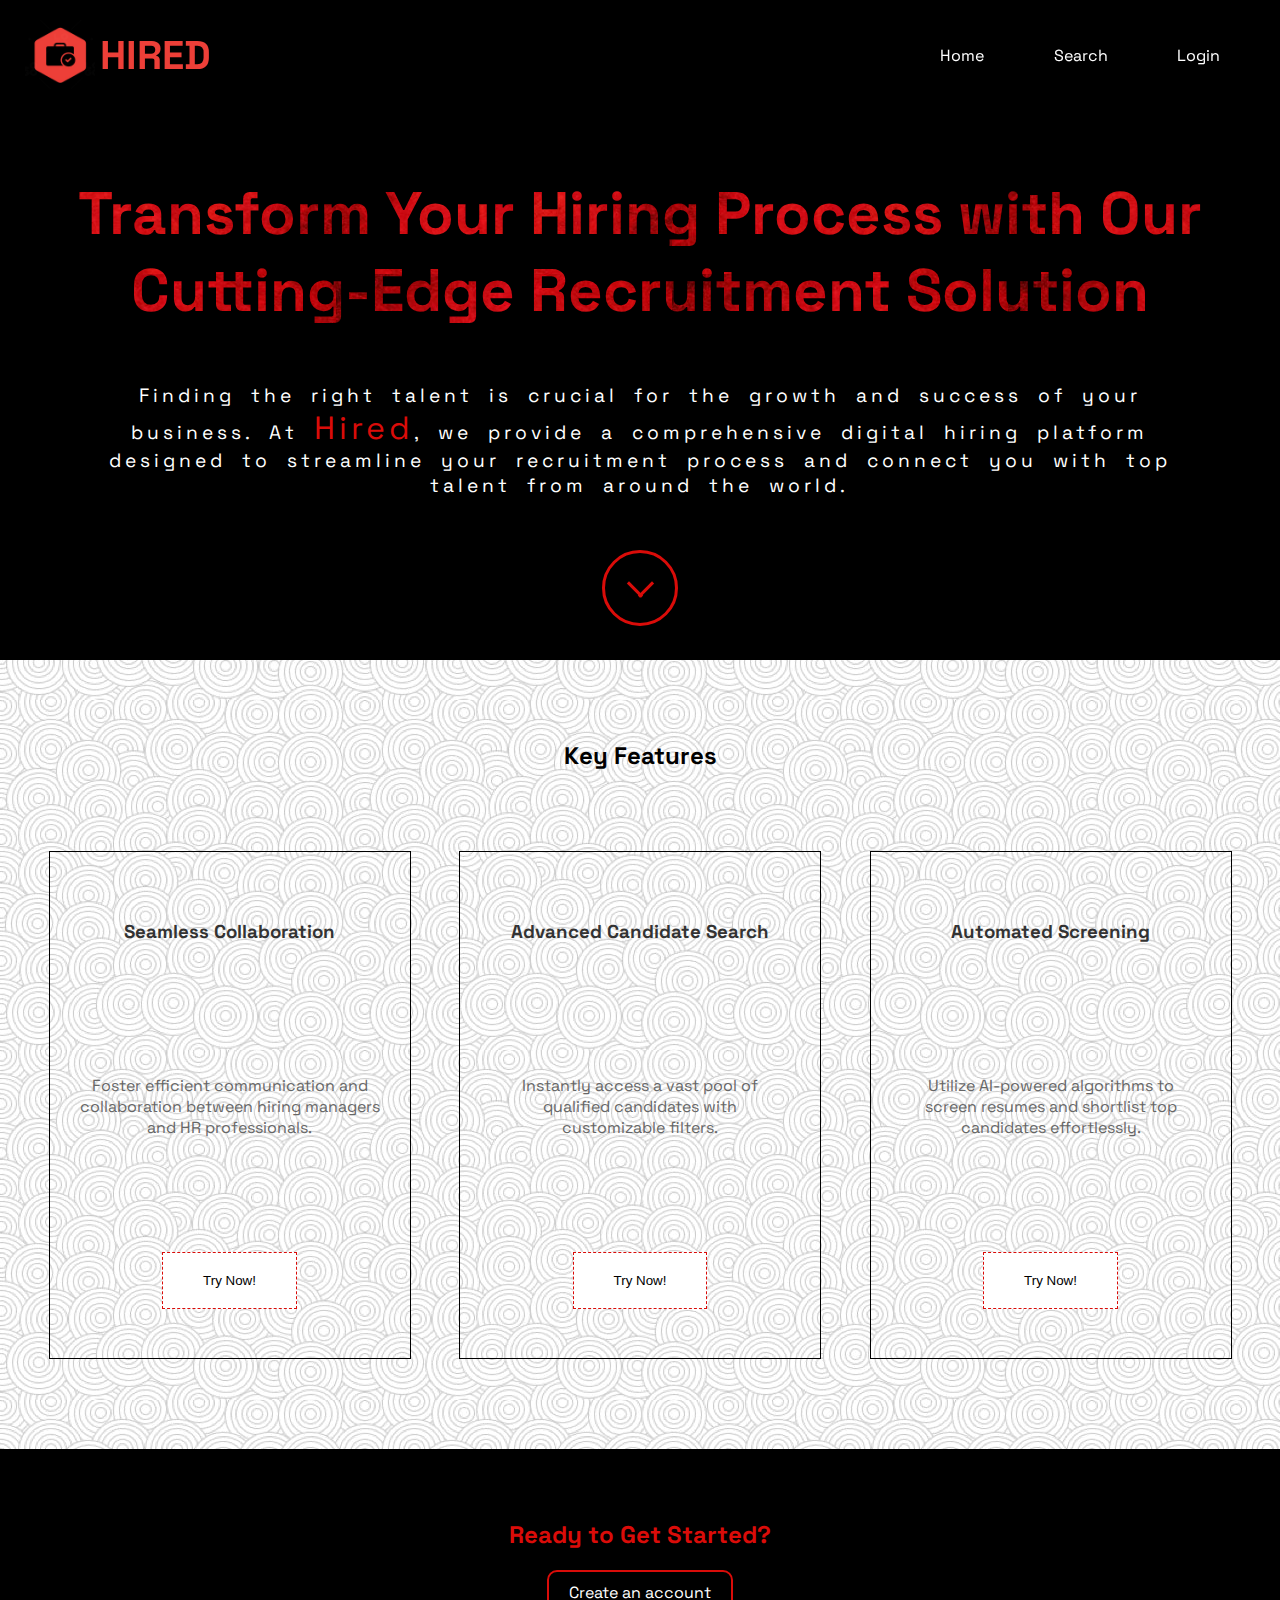
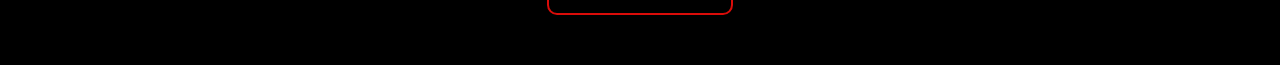
<file: index.html>
<!DOCTYPE html>
<html lang="en">
<head>
    <meta charset="UTF-8">
    <meta name="viewport" content="width=device-width, initial-scale=1.0">
    <title>Hired</title>
    <link rel="stylesheet" href="index.css">
    <link rel="shortcut icon" href="./images/logo2.jpg" type="image/x-icon">

    <link rel="stylesheet" href="https://fonts.googleapis.com/css?family=Space Grotesk">
    <script src="functions.js"></script>


</head>
<body>
    <div class="navbar">
        <div class="logo_div"><img class="logo" src="./images/logo2.jpg" alt="">
        <p>HIRED</p>
        </div>
        <div class="links">
          <div onclick="redirectTo('index.html')">Home</div>
          <div onclick="redirectTo('search.html')">Search</div>
          <div onclick="redirectTo('login.html')">Login</div>
        </div>
    </div>


    <header>
      <div class="header_text">
        <h1 >Transform Your Hiring Process with Our Cutting-Edge Recruitment Solution</h1>
      </div>
        
        <p id="header_desc">Finding the right talent is crucial for the growth and success of your business. At <span>Hired</span>, we provide a comprehensive digital hiring platform designed to streamline your recruitment process and connect you with top talent from around the world.</p>
        <div class="arrow_div" onclick="scrollToKeyFeatures()"> 
          <div class="arrow_left"></div>
          <div class="arrow_right"></div>
        </div>
        <div class="line"></div>
        
      </header>
    <h2  id="key-features">Key Features</h2>
      <section class="feature_div">
        
        
        <div class="feature_card ">
          <h3 class="feature_card_header">Seamless Collaboration</h3>
          <p class="feature_card_desc">Foster efficient communication and collaboration between hiring managers and HR professionals.</p>
          <button class="feature_card_button">Try Now!</button>
        </div>

        <div class="feature_card ">
          <h3 class="feature_card_header">Advanced Candidate Search</h3>
          <p class="feature_card_desc">Instantly access a vast pool of qualified candidates with customizable filters.</p>
          <button onclick="redirectTo('search.html')" class="feature_card_button">Try Now!</button>
        </div>
        <div class="feature_card ">
          <h3 class="feature_card_header">Automated Screening</h3>
          <p class="feature_card_desc">Utilize AI-powered algorithms to screen resumes and shortlist top candidates effortlessly.</p>
          <button class="feature_card_button">Try Now!</button>
        </div>
        
      </section>
    
    
      <section id="start">
        <h2 id="start_text">Ready to Get Started?</h2>
        <div id="start_button" onclick="redirectTo('signup.html')">Create an account</div>
      </section>
    </body>
    </html>
</body>
</html>
</file>
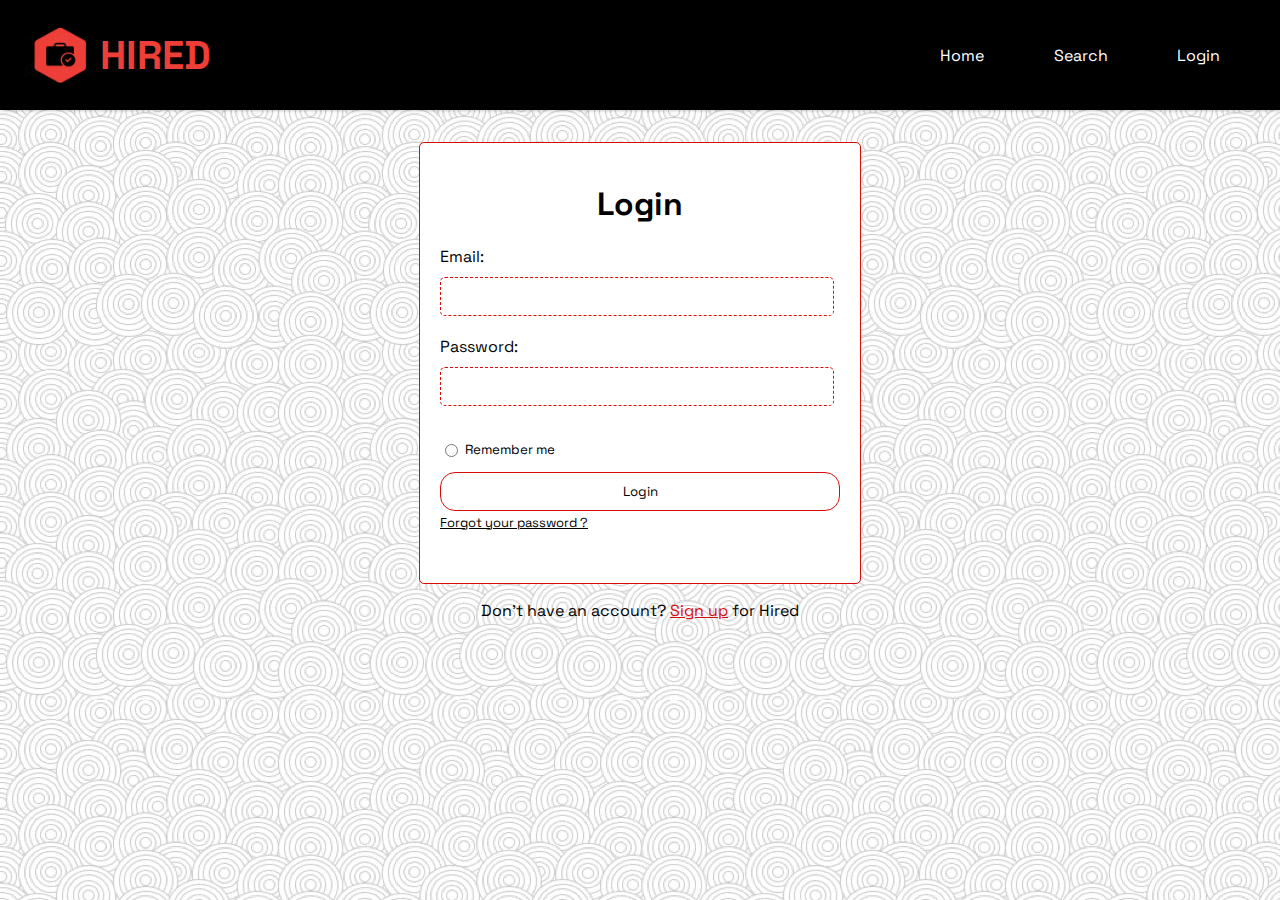
<file: login.html>
<!DOCTYPE html>
<html>
<head>
  <title>Login</title>
  <link rel="stylesheet" type="text/css" href="login.css">
  <script src="functions.js"></script>
  <link rel="stylesheet" href="https://fonts.googleapis.com/css?family=Space Grotesk">

</head>
<body>
  <div class="navbar">
    <div class="logo_div"><img class="logo" src="./images/logo2.jpg" alt="">
      <p>HIRED</p>
    </div>
    <div class="links">
      <div onclick="redirectTo('index.html')">Home</div>
      <div onclick="redirectTo('search.html')">Search</div>
      <div onclick="redirectTo('login.html')">Login</div>
    </div>
    
  </div>
  <div class="line">.</div>
  <form id="loginForm">
    <h1>Login</h1>

    <label for="email">Email:</label>
    <input type="email" id="email" name="email" required>
    <label for="password">Password:</label>
    <input type="password" id="password" name="password" required>
    <div id="remember"><input type="radio"><p>Remember me</p></div>
    <button type="submit">Login</button>
    <a src="#">Forgot your password ?</a>
  </form>

  <p id="account_text">Don't have an account? <a>Sign up</a> for Hired</p>

</body>
</html>
</file>
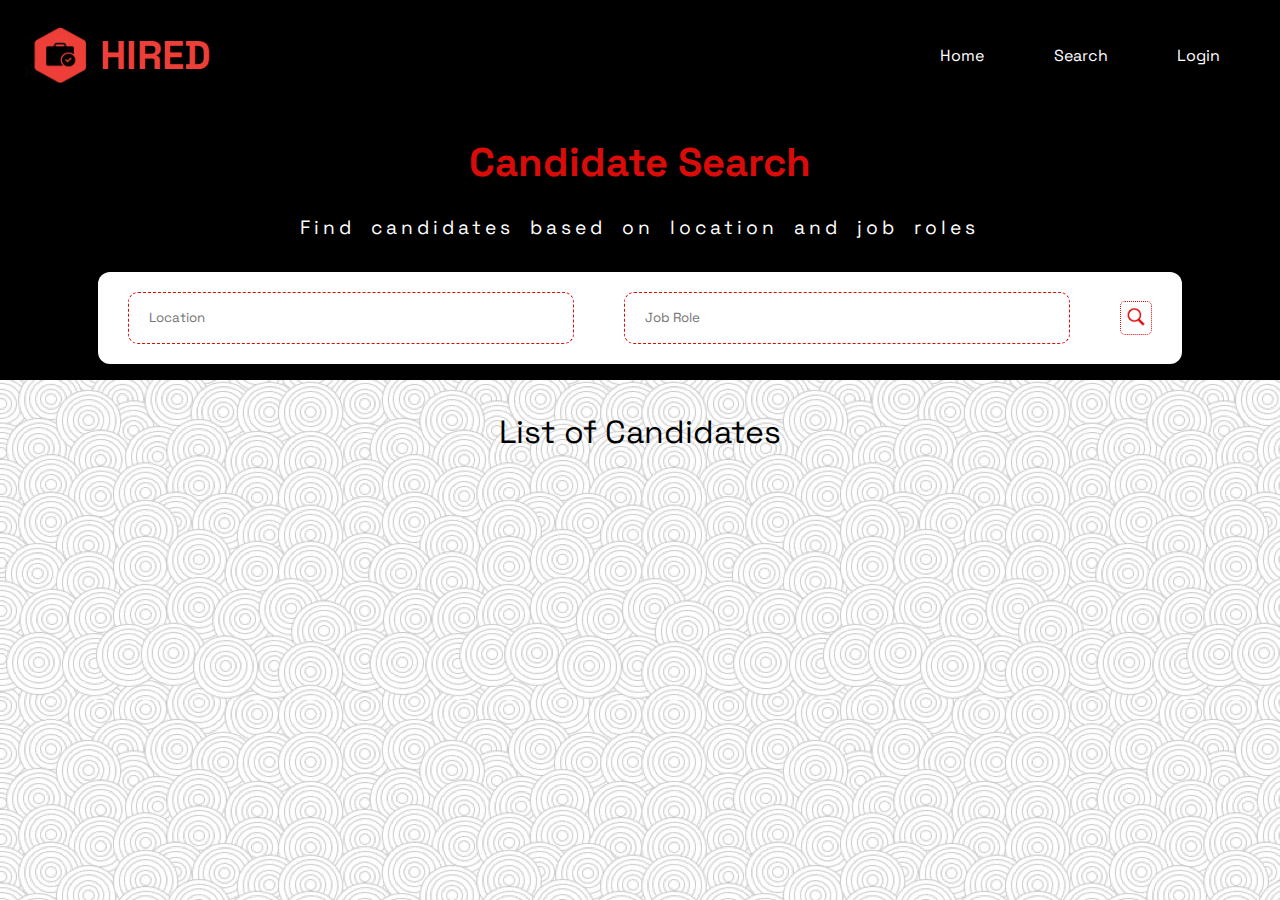
<file: search.html>
<!DOCTYPE html>
<html lang="en">
<head>
    <meta charset="UTF-8">
    <meta name="viewport" content="width=device-width, initial-scale=1.0">
    <title>Candidate Search</title>
    <link rel="stylesheet" href="search.css">
    <script src="functions.js"></script>
    <link rel="shortcut icon" href="./images/logo2.jpg" type="image/x-icon">
    <link rel="stylesheet" href="https://fonts.googleapis.com/css?family=Space Grotesk">
</head>
<body>

    <div class="navbar">
        <div class="logo_div"><img class="logo" src="./images/logo2.jpg" alt="">
        <p>HIRED</p>
        </div>
        <div class="links">
        <div onclick="redirectTo('index.html')">Home</div>
          <div onclick="redirectTo('search.html')">Search</div>
          <div onclick="redirectTo('login.html')">Login</div>
        </div>
    </div>

    <header>

      <div class="header_text">
        <h1 >Candidate Search</h1>
      </div>
        
        <p id="header_desc">Find candidates
            based on location and job roles</p>

        <div class="line">.</div>
        
    
        <div class="search-container">
            <input type="text" id="location-input" placeholder="Location" list="location-options">
                <datalist id="location-options">
                <option value="New York">
                <option value="San Francisco">
                <option value="London">
                <option value="Sydney">
                <option value="Toronto">
                <option value="Paris">
                <option value="Tokyo">
                <option value="Berlin">
                <option value="Dubai">
                <option value="Barcelona">
                <option value="Chicago">
                <option value="Los Angeles">
                <option value="Miami">
                <option value="Vancouver">
                <option value="Melbourne">
                <option value="Dublin">
                <option value="Stockholm">
                <option value="Amsterdam">
                <option value="Oslo">
                <option value="Zurich">
                </datalist>
    
            
            <input type="text" id="role-input" placeholder="Job Role" list="role-options">
            <datalist id="role-options">
                <option value="Software Engineer">
                <option value="Data Analyst">
                <option value="Front-end Developer">
                <option value="UI/UX Designer">
                <option value="Full-stack Developer">
            </datalist>
            
            <div id="search_btn_div">
                <img src="./images/search_icon.png" alt="">
            </div>  
        </div>
    </header>
    
    
    <div class="candidates_div">
        <p id="candidate_header">List of Candidates</p>
        <div id="candidates-list"></div>
    </div>
    
      
</body>
<script src="search.js"></script>

</html>
</file>
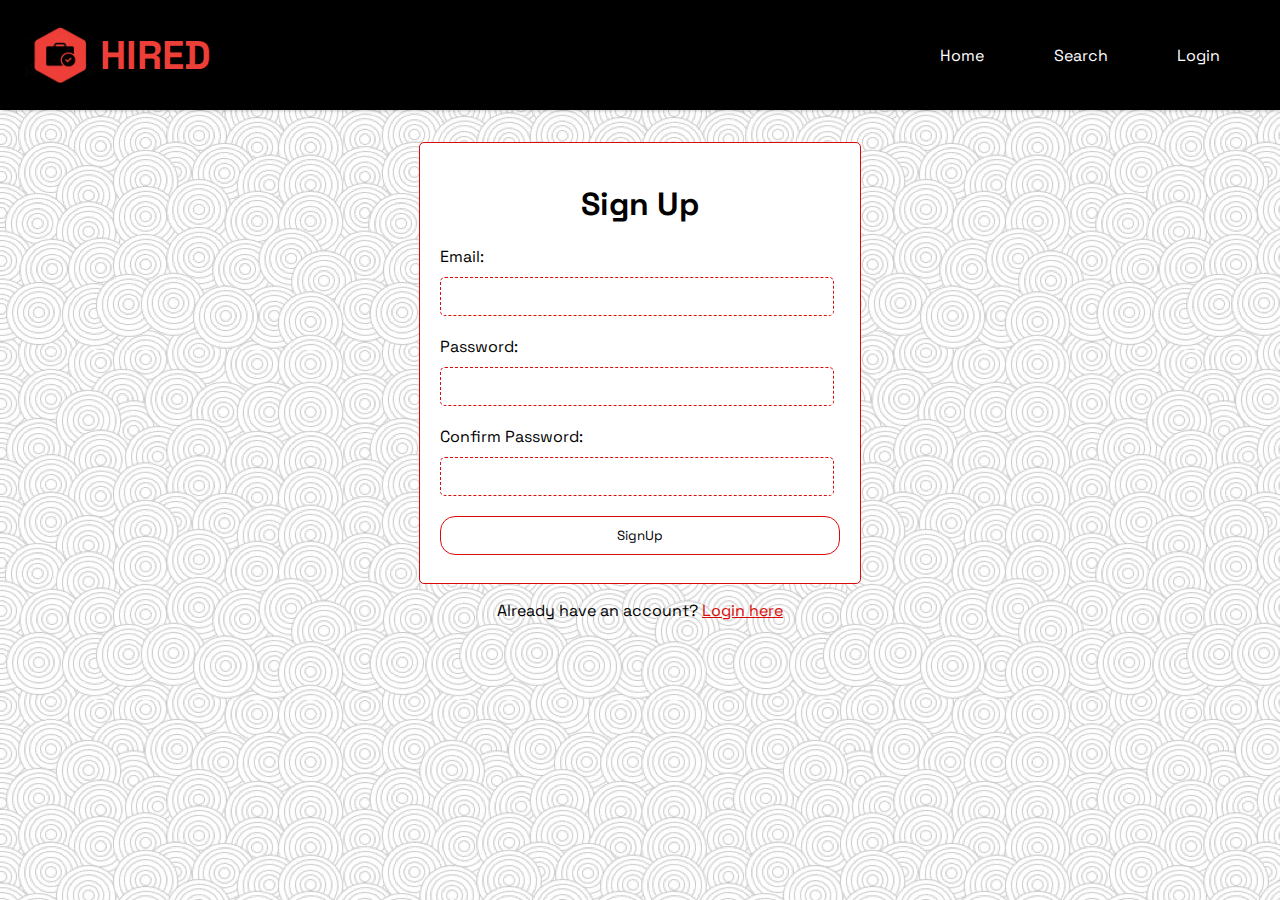
<file: signup.html>
<!DOCTYPE html>
<html>
<head>
  <title>Sign Up</title>
  <link rel="stylesheet" type="text/css" href="login.css">
  <script src="functions.js"></script>
  <link rel="stylesheet" href="https://fonts.googleapis.com/css?family=Space Grotesk">
  <link rel="shortcut icon" href="./images/logo2.jpg" type="image/x-icon">
  

</head>
<body>
  <div class="navbar">
    <div class="logo_div"><img class="logo" src="./images/logo2.jpg" alt="">
      <p>HIRED</p>
    </div>
    <div class="links">
      <div onclick="redirectTo('index.html')">Home</div>
      <div onclick="redirectTo('search.html')">Search</div>
      <div onclick="redirectTo('login.html')">Login</div>
    </div>
    
  </div>
  <div class="line">.</div>
  <form id="loginForm">
    <h1>Sign Up</h1>

    <label for="email">Email:</label>
    <input type="email" id="email" name="email" required>
    <label for="password">Password:</label>
    <input type="password" id="password" name="password" required>
    <label for="password">Confirm Password:</label>
    <input type="password" id="confirmPassword" name="password" required>
    <button type="submit">SignUp</button>
  </form>

  <p id="account_text">Already have an account? <a href="login.html">Login here</a></p>

</body>
<script src="signup.js"></script>
</html>
</file>
<file: index.css>
body{
  margin: 0;
  padding: 0;
  font-family: 'Space Grotesk';
  overflow-x: hidden;
  background-image: url('./images/bg2.jpg');

}

body, html {
height: 100%;
width: 100%;
}

body::-webkit-scrollbar {
width: 0.2em;
background-color: #f5f5f5;
}

body::-webkit-scrollbar-thumb {
background-color: #DA0C09;
}

body::-webkit-scrollbar-thumb:hover {
background-color: #DA0C09;
}




.navbar{
  display: flex;
  justify-content: space-between;
  position: sticky;
  align-items: center;
  height: 110px;
  top: 0px;
  z-index: 100;
  background-color: black;

  box-shadow: 1px 1px 3px 0px rgba(0,0,0,0.2);
}

.logo_div{
display: flex;
align-items: center;
}

.logo{

position: relative;
left: 25px;
height: 70px;
width: 70px;
} 

.logo_div > p{
margin-left: 30px;
font-weight: bolder;
color: #ED3F38;
font-size: 40px;
}

.links{
display: flex;
justify-content: space-evenly;
width: 400px;
position: relative;
}

.links>div{
padding: 10px;
cursor: pointer;
color: white;

}

.links>div:hover{
color: #ED3F38;
transition: .6s;
}


.line {
position: relative;
top: -549px;
left: 0;
width: 100%;
height: 2px;
background-color: #000;
animation: heartbeat 1.5s infinite;
}


header{
  display: flex;
  flex-direction: column;
  width: 100%;
  background-color: black;
  height: 550px;

}
  
.header_text {
  text-align: center;
  padding: 25px 60px;
  font-size: 30px;
  color: #DA0C09;
  height: 490px;
  position: relative;
  background-color: #121111;  
  background-image: url('./images/redbgnew\ -\ Copy.jpg');
  background-clip: text;
  -webkit-background-clip: text;
  -webkit-text-fill-color: transparent;
  text-fill-color: transparent;

}

#header_desc{
  position: relative;
  top: -160px;
  text-align: center;
  font-size: larger;
  width: 83%;
  margin: auto;
  word-spacing: 7px;
  letter-spacing: 4px;
}

#header_desc > span{
  color: #DA0C09;
  font-size: xx-large;
}



header > p{
  color: white;
}

.arrow_div{
  cursor: pointer;
  position: absolute;
  width: 70px;
  height: 70px;
  border-radius: 50%;
  top: 550px;
  left: calc(47%);
  border: #DA0C09 3px solid;
  animation: scaleDown 2s infinite;

}

.arrow_right{
  content: ' ';
  position: absolute;
  width: 20px;
  height: 3px;
  z-index: 10;
  top: 35px;
  left: 31px;
  transform: rotate(-45deg);
  background-color: #DA0C09;

}

.arrow_left{
  content: ' ';
  position: absolute;
  width: 20px;
  height: 3px;
  top: 35px;
  left: 20px;
  transform: rotate(45deg);
  background-color: #DA0C09;

}



#key-features{
  margin-top: 80px;
  text-align: center;
}



.feature_div{
  display: flex;
  justify-content: space-evenly;
  margin-bottom: 30px ;
  padding: 60px 0px;
  flex-wrap: wrap;
  
}

.feature_card{
  padding: 0px 30px;
  display: flex;
  align-items: center;
  flex-direction: column;
  text-align: center;
  justify-content: space-around;
  height: 506px;
  width: 300px;
  
  border: 1.3px solid black;
  color: #333;
  text-align: center;
  animation: heartbeat_border 1.5s infinite;
}

.feature_card_button{
  padding: 20px 40px;
  border: 1px dashed #DA0C09;
  background-color: white;
  cursor: pointer;
}

.feature_card:hover .feature_card_button {
  background-color: #DA0C09;
  color: white;
  box-shadow: 0px 0px 60px black;
}

.feature_card:hover .feature_card_desc{
  color: white;
}

.feature_card:hover{
  background-image: url('./images/bg.jpg');
  background-position-x: -390px;
  background-size: cover;
  color: white;
  transition: 0.6s ease;
  transform: scale(1.05);
  box-shadow: 0 2px 10px rgba(0, 0, 0, 0.2);
}

.feature_card > p {
  color: #666;
}


#start {
  background-color: black;
  color: #DA0C09;
  text-align: center;
  padding: 50px 0;
}

#start_button{
  padding: 10px 20px;
  color: white;
  cursor: pointer;
  border: 2px solid #DA0C09;
  border-radius: 10px;
  width: fit-content;
  margin: auto;
  animation: scaleDown_btn 2s infinite;

}


@media (max-width:380px) {
  .links{
      flex-direction: column;
      margin-left: 35%;
      top: 120px;
      background-color: #717171b7;
      text-align: right;
  }

  a:visited, a:link, a:active{
      color: white;

  }
 
}


@keyframes scaleDown {
  0% {
    transform: scale(1);
  }
  50% {
    transform: scale(0.8);
  }
  100% {
    transform: scale(1);
  }
}

@keyframes scaleDown_btn {
  0% {
    transform: scale(1);
  }
  50% {
    transform: scale(0.9);
  }
  100% {
    transform: scale(1);
  }
}

@keyframes heartbeat {
  0% {
    background-color: #da0c0982;
  }
  50% {
    background-color: #DA0C09;
  }
  100% {
    background-color: #da0c0982;
  }
}

@keyframes heartbeat_border {
  0% {
    border: 1px solid #f1706c;
  }
  50% {
    border: 1px solid #ED3F38;
  }
  100% {
    border: 1px solid #f1706c;
  }
}
</file>
<file: login.css>
/* styles.css */
body{
  margin: 0;
  padding: 0;
  font-family: 'Space Grotesk';
  overflow-x: hidden;
  background-image: url('./images/bg2.jpg');
}

body, html {
height: 100%;
width: 100%;
}

body::-webkit-scrollbar {
width: 0.2em;
background-color: #f5f5f5;
}

body::-webkit-scrollbar-thumb {
background-color: #DA0C09;
}

body::-webkit-scrollbar-thumb:hover {
background-color: #DA0C09;
}





.navbar{
  display: flex;
  justify-content: space-between;
  position: sticky;
  align-items: center;
  height: 110px;
  top: 0px;
  z-index: 100;
  background-color: black;

  box-shadow: 1px 1px 3px 0px rgba(0,0,0,0.2);
}

.logo_div{
display: flex;
align-items: center;
}

.logo{

position: relative;
left: 25px;
height: 70px;
width: 70px;
} 

.logo_div > p{
margin-left: 30px;
font-weight: bolder;
color: #ED3F38;
font-size: 40px;
}

.links{
display: flex;
justify-content: space-evenly;
width: 400px;
position: relative;
}

h1{
  text-align: center;
}
.links>div{
padding: 10px;
cursor: pointer;
color: white;

}


.links>div:hover{
color: #ED3F38;
transition: .6s;
}


.line {
position: relative;
top: -549px;
left: 0;
width: 100%;
z-index: 100;
height: 2px;
background-color: #000;
animation: heartbeat 1.5s infinite;
}



.links > div{
  color: white;
} 



.links{
  display: flex;
  justify-content: space-evenly;
  width: 400px;
  position: relative;
}

.links>div{
  padding: 10px;
  cursor: pointer;
}


  
  form {
    max-width: 400px;
    margin: 30px auto;
    margin-bottom: 10px;
    padding: 20px;
    background-color: white;
    border-radius: 5px;
    height: 400px;
    border: 1px solid #DA0C09;
  }
  
  label {
    display: block;
    margin-bottom: 10px;
  }

  form> a{
    font-size: small;
    text-decoration: underline;
    cursor: pointer;
  }
  
  input[type="text"],
  input[type="email"],
  input[type="password"] {
    width: 93%;
    font-family: 'Space Grotesk';
    padding: 10px;
    margin-bottom: 20px;
    border: 1px dashed #DA0C09;
    border-radius: 5px;
    background-color: white;
  }

  #remember{
    display: flex;
  }

  #remember > p{
    font-size: smaller;
    padding-left: 4px;
    padding-top: 2px;
  }
  
  button {
    display: block;
    width: 100%;
    padding: 10px;
    background-color: white;
    border: #DA0C09 1px solid;
    font-family: 'Space Grotesk';
    
    border-radius: 15px;
    cursor: pointer;
  }

  button:hover{
    background-color: #DA0C09;
    color: white;
  }
  
  
#account_text{
  color: black;
  text-align: center;

}

#account_text > a{
  color: #DA0C09;
  text-decoration: underline;
  cursor: pointer;
}

  @keyframes scaleDown {
    0% {
      transform: scale(1);
    }
    50% {
      transform: scale(0.8);
    }
    100% {
      transform: scale(1);
    }
  }
  
  @keyframes scaleDown_btn {
    0% {
      transform: scale(1);
    }
    50% {
      transform: scale(0.9);
    }
    100% {
      transform: scale(1);
    }
  }
  
  @keyframes heartbeat {
    0% {
      background-color: #da0c0982;
    }
    50% {
      background-color: #DA0C09;
    }
    100% {
      background-color: #da0c0982;
    }
  }
  
  @keyframes heartbeat_text {
    0% {
      color: #aa241f;
    }
    50% {
      color: #ED3F38;
    }
    100% {
      color: #aa241f;
    }
  }
</file>
<file: search.css>
body{
    margin: 0;
    padding: 0;
    font-family: 'Space Grotesk';
    overflow-x: hidden;
    background-image: url('./images/bg2.jpg');

}

body, html {
  height: 100%;
  width: 100%;
}

body::-webkit-scrollbar {
  width: 0.2em;
  background-color: #f5f5f5;
}

body::-webkit-scrollbar-thumb {
  background-color: #DA0C09;
}

body::-webkit-scrollbar-thumb:hover {
  background-color: #DA0C09;
}




.navbar{
    display: flex;
    justify-content: space-between;
    position: sticky;
    align-items: center;
    height: 110px;
    top: 0px;
    z-index: 100;
    background-color: black;

    box-shadow: 1px 1px 3px 0px rgba(0,0,0,0.2);
}

.logo_div{
  display: flex;
  align-items: center;
}

.logo{
  
  position: relative;
  left: 25px;
  height: 70px;
  width: 70px;
} 

.logo_div > p{
  margin-left: 30px;
  font-weight: bolder;
  color: #ED3F38;
  font-size: 40px;
}

.links{
  display: flex;
  justify-content: space-evenly;
  width: 400px;
  position: relative;
}

.links>div{
  padding: 10px;
  cursor: pointer;
  color: white;
  
}

.links>div:hover{
color: #ED3F38;
transition: .6s;
}


.line {
  position: relative;
  top: -549px;
  left: 0;
  width: 100%;
  height: 2px;
  background-color: #000;
  animation: heartbeat 1.5s infinite;
}


header{
    display: flex;
    flex-direction: column;
    width: 100%;
    background-color: black;
    height: 270px;
  
  }
    *{
        border: 1px  red;
    }
  .header_text {
    text-align: center;
    font-size: 20px;
    color: #DA0C09;
    height: 490px;
    margin: 0;
    position: relative;

  
  }

  .line {
    position: relative;
    top: -130px;
    left: 0;
    width: 100%;
    height: 2px;
    background-color: #000;
    animation: heartbeat 1.5s infinite;
  }
  
  #header_desc{
    position: relative;
    text-align: center;
    font-size: larger;
    width: 83%;
    margin: auto;
    color: white;
    word-spacing: 7px;
    letter-spacing: 4px;
  }
  
.search-container {
    display: flex;
    align-items: center;
    justify-content: space-around;
    gap: 40px;
    padding: 20px 30px;
    margin: 30px auto;
    border-radius: 12px;
    box-shadow: 1px 1px 3px rgba(0,0,0,0.4);
    width: 80%;
    background-color: white;
    position: sticky;
  }
  

  #location-input,
  #role-input {
    padding: 10px 20px;
    border-radius: 10px;
    margin-right: 10px;
    height: 30px;
    font-family: 'Space Grotesk';
    width: 60%;
    border: 1px dashed #DA0C09;
}
  

  #search-button {
    padding: 10px 20px;
  }


#search_btn_div{
    padding: 5px 5px 2px 5px;
    border-radius: 5px;
    border: #DA0C09 1px dotted;
}

#search_btn_div > img{
    height: 20px;
    width: 20px;
    margin: auto;
}

.candidates_div{

}

#candidate_header{
    text-align: center;
    font-size: xx-large;

}
  #candidates-list {
    display: grid;
    margin-top: 30px;
    padding: 0px 30px;
    grid-template-columns: repeat(auto-fit, minmax(300px, 1fr));
    gap: 20px;  
  }
  
  .candidate-card {
    border: 1px solid #DA0C09;
    padding: 10px 25px;
    background-color: white;

  }

  @keyframes heartbeat {
    0% {
      background-color: #da0c0982;
    }
    50% {
      background-color: #DA0C09;
    }
    100% {
      background-color: #da0c0982;
    }
  }
</file>
